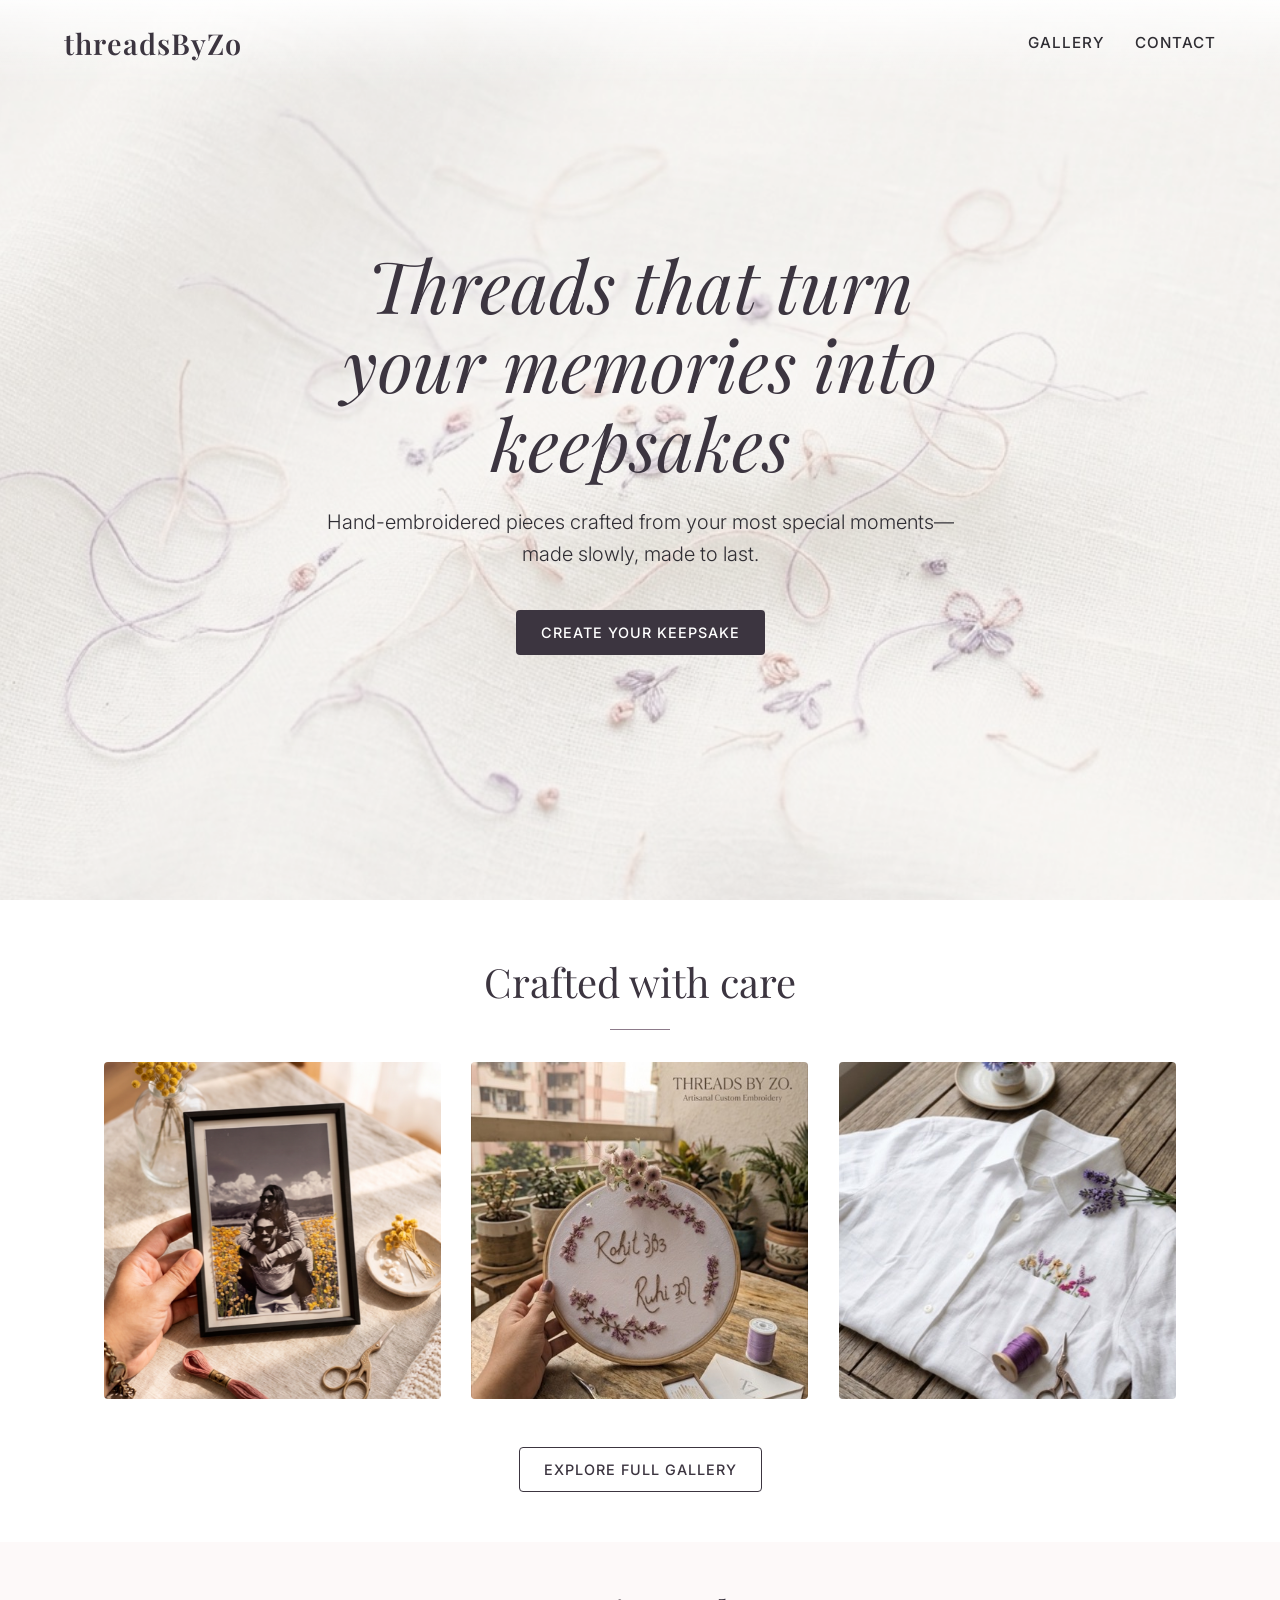
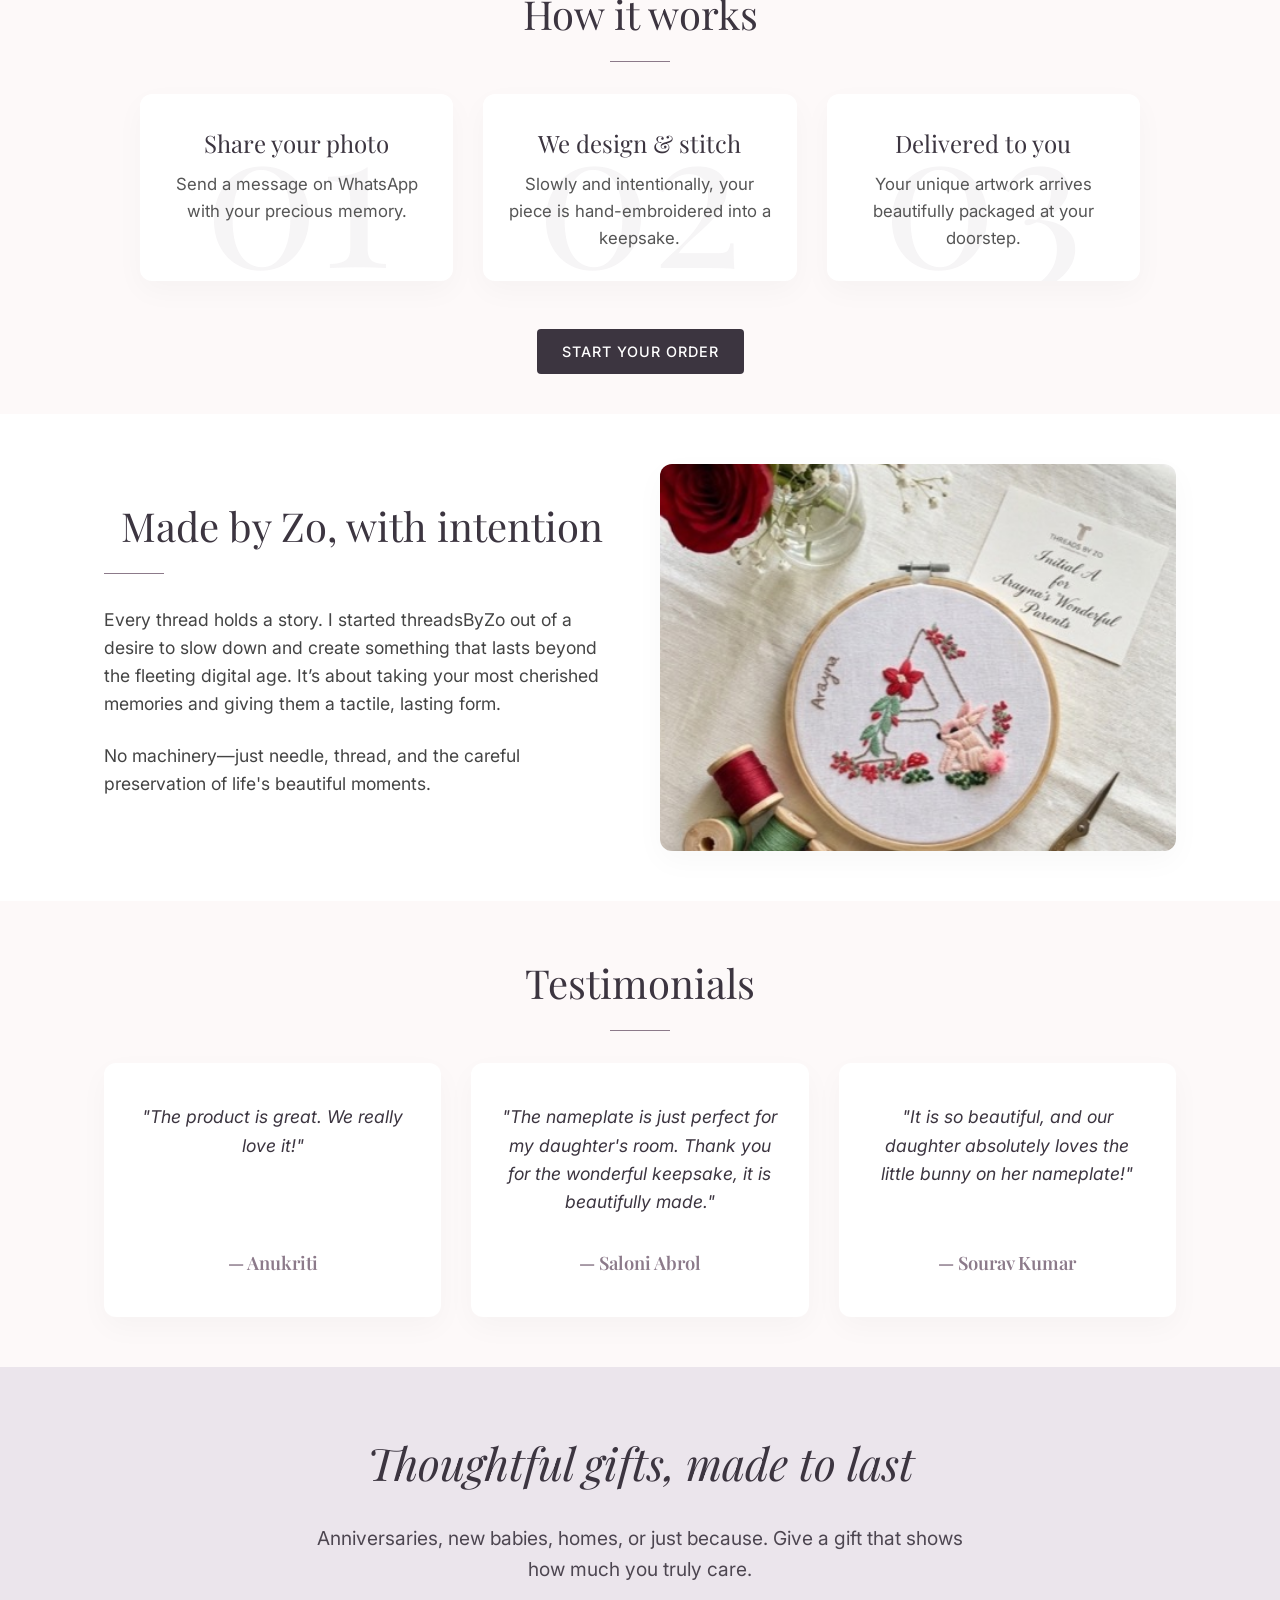
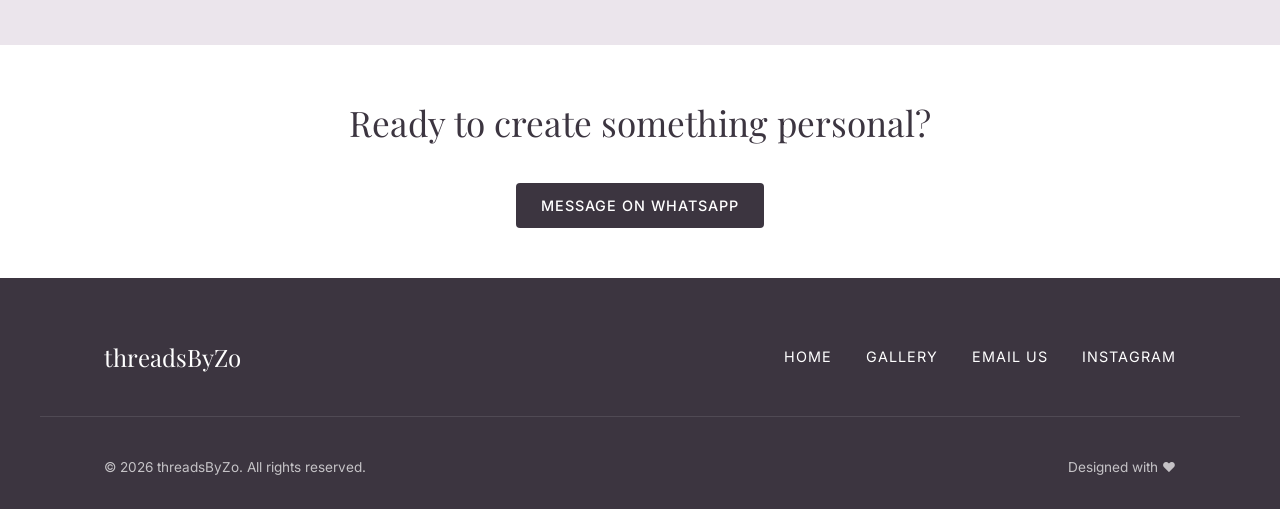
<file: index.html>
<!DOCTYPE html>
<html lang="en">
<head>
    <meta charset="UTF-8">
    <meta name="viewport" content="width=device-width, initial-scale=1.0">
    <meta name="keywords" content="hand-embroidered, keepsakes, custom embroidery, custom name keepsakes, nursery art, initial wreaths, threadedbyzoe, threadsbyzo">
    <meta name="author" content="ThreadedByZoe">
    <link rel="canonical" href="https://threadsbyzo.in/">
    <title>threadsByZo | Hand-embroidered Keepsakes</title>
    <meta name="description" content="Custom hand-embroidered keepsakes and personalized gifts. ThreadsByZo turns your memories into tactile art like initial wreaths, nursery art, and photo embroidery.">
    <meta property="og:title" content="threadsByZo | Custom Hand-embroidered Keepsakes & Gifts" />
    <meta property="og:description" content="Custom hand-embroidered keepsakes and personalized gifts. ThreadsByZo turns your memories into tactile art like initial wreaths, nursery art, and photo embroidery." />
    <meta property="og:image" content="https://threadsbyzo.in/assets/og_image.png">
    <meta property="og:url" content="https://threadsbyzo.in/">
    <meta property="og:type" content="website">
    <link rel="icon" type="image/png" href="assets/favicon.png">
    <link rel="preconnect" href="https://fonts.googleapis.com">
    <link rel="preconnect" href="https://fonts.gstatic.com" crossorigin>
    <link href="https://fonts.googleapis.com/css2?family=Inter:wght@300;400;500&family=Playfair+Display:ital,wght@0,400;0,600;1,400&display=swap" rel="stylesheet">
    <link rel="stylesheet" href="style.css">

    <!-- Google tag (gtag.js) -->
    <script async src="https://www.googletagmanager.com/gtag/js?id=G-EYJL3Q3Q33"></script>
    <script>
      window.dataLayer = window.dataLayer || [];
      function gtag(){dataLayer.push(arguments);}
      gtag('js', new Date());

      gtag('config', 'G-EYJL3Q3Q33');
    </script>

    <!-- Schema Markup (JSON-LD) for SEO & AEO -->
    <script type="application/ld+json">
    {
      "@context": "https://schema.org",
      "@type": "LocalBusiness",
      "name": "threadsByZo",
      "image": "https://threadsbyzo.in/assets/og_image.png",
      "description": "Premium hand-embroidered keepsakes, custom nursery art, photo embroidery, and initial wreaths crafted slowly and made to last.",
      "url": "https://threadsbyzo.in/",
      "telephone": "+919465664414",
      "sameAs": [
        "https://www.instagram.com/threads_by_zo"
      ],
      "founder": {
        "@type": "Person",
        "name": "Zo"
      }
    }
    </script>
</head>
<body>
    <nav class="navbar">
        <a href="/" class="logo">threadsByZo</a>
        <div class="nav-links">
            <a href="/products/">Gallery</a>
            <a href="https://wa.me/919465664414" target="_blank" rel="noopener">Contact</a>
        </div>
    </nav>

    <header class="hero" id="home">
        <div class="hero-bg" style="background-image: url('assets/hero_new.png')"></div>
        <div class="hero-overlay"></div>
        <div class="hero-content fade-in">
            <h1>Threads that turn your memories into keepsakes</h1>
            <p>Hand-embroidered pieces crafted from your most special moments—made slowly, made to last.</p>
            <a href="https://wa.me/919465664414?text=Hi%20Zo%2C%20I%E2%80%99d%20like%20to%20order%20a%20custom%20embroidery%20piece." class="btn btn-primary" target="_blank" rel="noopener" aria-label="Message us on WhatsApp to create your keepsake">
                Create Your Keepsake
            </a>
        </div>
    </header>

    <section class="featured padding-y" id="featured">
        <div class="container fade-in">
            <h2 class="section-title">Crafted with care</h2>
            <div class="grid-gallery" style="grid-template-columns: repeat(auto-fit, minmax(250px, 1fr)); gap: 30px;">
                <div class="product-item">
                    <div class="img-wrapper">
                        <img src="assets/photo_embroidery.jpg" alt="Custom photo embroidery keepsake art on physical picture" loading="lazy">
                    </div>
                </div>
                <div class="product-item">
                    <div class="img-wrapper">
                        <img src="assets/name_keepsake.jpg" alt="Personalized custom name embroidery hoop art" loading="lazy">
                    </div>
                </div>
                <div class="product-item">
                    <div class="img-wrapper">
                        <img src="assets/shirt_embroidery.jpg" alt="Custom floral hand-embroidery on linen shirt pocket" loading="lazy">
                    </div>
                </div>
            </div>
            <div class="center-btn">
                <a href="/products/" class="btn btn-secondary">Explore Full Gallery</a>
            </div>
        </div>
    </section>

    <section class="how-it-works padding-y-sm bg-beige" id="how-it-works">
        <div class="container fade-in">
            <h2 class="section-title">How it works</h2>
            <div class="workflow-timeline">
                <div class="timeline-step">
                    <div class="step-bg-num">01</div>
                    <div class="step-content">
                        <h3>Share your photo</h3>
                        <p>Send a message on WhatsApp with your precious memory.</p>
                    </div>
                </div>
                <div class="timeline-step">
                    <div class="step-bg-num">02</div>
                    <div class="step-content">
                        <h3>We design & stitch</h3>
                        <p>Slowly and intentionally, your piece is hand-embroidered into a keepsake.</p>
                    </div>
                </div>
                <div class="timeline-step">
                    <div class="step-bg-num">03</div>
                    <div class="step-content">
                        <h3>Delivered to you</h3>
                        <p>Your unique artwork arrives beautifully packaged at your doorstep.</p>
                    </div>
                </div>
            </div>
            <div class="center-btn">
                <a href="https://wa.me/919465664414?text=Hi%20Zo%2C%20I%E2%80%99d%20like%20to%20order%20a%20custom%20embroidery%20piece." class="btn btn-primary" target="_blank" rel="noopener" aria-label="Start your order on WhatsApp">Start Your Order</a>
            </div>
        </div>
    </section>

    <section class="about padding-y" id="about">
        <div class="container grid-2 fade-in">
            <div class="about-text">
                <h2 class="section-title text-left">Made by Zo, with intention</h2>
                <p>Every thread holds a story. I started threadsByZo out of a desire to slow down and create something that lasts beyond the fleeting digital age. It’s about taking your most cherished memories and giving them a tactile, lasting form.</p>
                <p>No machinery—just needle, thread, and the careful preservation of life's beautiful moments.</p>
            </div>
            <div class="about-image">
                <img src="assets/about_image.jpg" alt="Close-up detail of premium hand embroidery thread and stitching" loading="lazy">
            </div>
        </div>
    </section>

    <section class="testimonials padding-y bg-beige fade-in" id="testimonials">
        <div class="container">
            <h2 class="section-title">Testimonials</h2>
            <div class="grid-3">
                <div class="testimonial-card">
                    <p class="quote">"The product is great. We really love it!"</p>
                    <p class="author">— Anukriti</p>
                </div>
                <div class="testimonial-card">
                    <p class="quote">"The nameplate is just perfect for my daughter's room. Thank you for the wonderful keepsake, it is beautifully made."</p>
                    <p class="author">— Saloni Abrol</p>
                </div>
                <div class="testimonial-card">
                    <p class="quote">"It is so beautiful, and our daughter absolutely loves the little bunny on her nameplate!"</p>
                    <p class="author">— Sourav Kumar</p>
                </div>
            </div>
        </div>
    </section>

    <section class="gifting padding-y bg-sage fade-in" id="gifting">
        <div class="container center-text">
            <h2>Thoughtful gifts, made to last</h2>
            <p>Anniversaries, new babies, homes, or just because. Give a gift that shows how much you truly care.</p>
        </div>
    </section>

    <section class="final-cta padding-y fade-in" id="contact">
        <div class="container center-text">
            <h2>Ready to create something personal?</h2>
            <a href="https://wa.me/919465664414?text=Hi%20Zo%2C%20I%E2%80%99d%20like%20to%20order%20a%20custom%20embroidery%20piece." class="btn btn-primary" target="_blank" rel="noopener" aria-label="Message ThreadsByZo on WhatsApp">Message on WhatsApp</a>
        </div>
    </section>

    <footer class="footer">
        <div class="container footer-content">
            <div class="footer-logo">threadsByZo</div>
            <div class="footer-links">
                <a href="#home">Home</a>
                <a href="products.html">Gallery</a>
                <a href="mailto:threadedbyzo@gmail.com">Email Us</a>
                <a href="https://www.instagram.com/threads_by_zo?igsh=b2I1MGxpbTFzYXBn&utm_source=website" target="_blank" rel="noopener">Instagram</a>
            </div>
        </div>
        <div class="container footer-bottom">
            <p>&copy; 2026 threadsByZo. All rights reserved.</p>
            <p>Designed with ❤️</p>
        </div>
    </footer>

    <script src="script.js"></script>
</body>
</html>
</file>
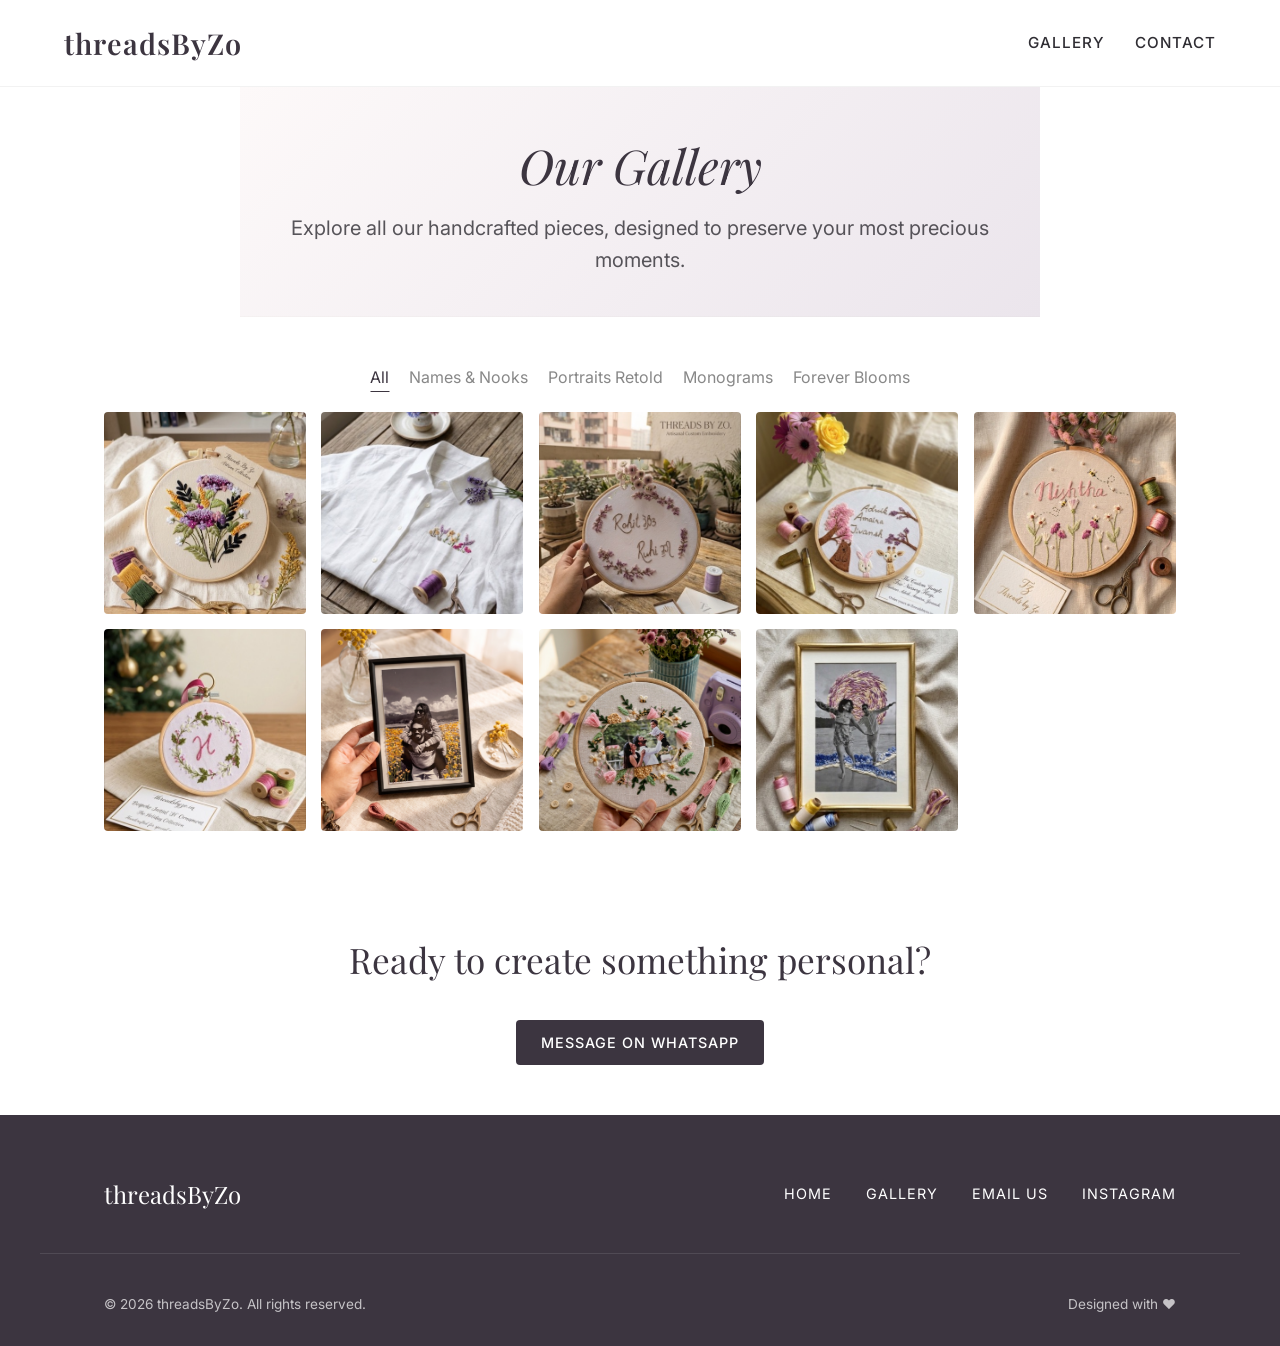
<file: products/index.html>
<!DOCTYPE html>
<html lang="en">
<head>
    <meta charset="UTF-8">
    <meta name="viewport" content="width=device-width, initial-scale=1.0">
    <meta name="keywords" content="hand-embroidered, keepsakes, custom embroidery, custom name keepsakes, nursery art, initial wreaths, threadedbyzoe, threadsbyzo">
    <meta name="author" content="ThreadedByZoe">
    <title>Our Gallery | threadsByZo</title>
    <meta name="description" content="Explore our full gallery of custom hand-embroidered keepsakes and personalized gifts.">
    <link rel="icon" type="image/png" href="../assets/favicon.png">
    <link rel="preconnect" href="https://fonts.googleapis.com">
    <link rel="preconnect" href="https://fonts.gstatic.com" crossorigin>
    <link href="https://fonts.googleapis.com/css2?family=Inter:wght@300;400;500&family=Playfair+Display:ital,wght@0,400;0,600;1,400&display=swap" rel="stylesheet">
    <link rel="stylesheet" href="../style.css">
</head>
<body>
    <nav class="navbar navbar-solid">
        <a href="/" class="logo">threadsByZo</a>
        <div class="nav-links">
            <a href="/products/">Gallery</a>
            <a href="https://wa.me/919465664414" target="_blank" rel="noopener">Contact</a>
        </div>
    </nav>

    <header class="page-header center-text">
        <div class="container fade-in">
            <h1>Our Gallery</h1>
            <p>Explore all our handcrafted pieces, designed to preserve your most precious moments.</p>
        </div>
    </header>

    <section class="featured padding-y" id="featured">
        <div class="container fade-in">
            
            <div class="category-tabs-wrapper">
                <div class="category-tabs">
                    <button class="tab-btn active" data-filter="all">All</button>
                    <button class="tab-btn" data-filter="home-decor">Names & Nooks</button>
                    <button class="tab-btn" data-filter="portraits">Portraits Retold</button>
                    <button class="tab-btn" data-filter="monograms">Monograms</button>
                    <button class="tab-btn" data-filter="blooms">Forever Blooms</button>
                </div>
            </div>

            <div class="grid-gallery" id="product-gallery">
                <div class="product-item" data-category="blooms">
                    <div class="img-wrapper">
                        <img src="../assets/floral_bouquet.jpg" alt="Custom hand-embroidered floral bouquet keepsake art" loading="lazy">
                    </div>
                </div>
                <div class="product-item" data-category="blooms">
                    <div class="img-wrapper">
                        <img src="../assets/shirt_embroidery.jpg" alt="Custom floral hand-embroidery on linen shirt pocket" loading="lazy">
                    </div>
                </div>
                <div class="product-item" data-category="home-decor">
                    <div class="img-wrapper">
                        <img src="../assets/name_keepsake.jpg" alt="Personalized custom name embroidery hoop art" loading="lazy">
                    </div>
                </div>
                <div class="product-item" data-category="home-decor">
                    <div class="img-wrapper">
                        <img src="../assets/nursery_art.jpg" alt="Baby nursery hand-embroidered wall art keepsake" loading="lazy">
                    </div>
                </div>
                <div class="product-item" data-category="home-decor">
                    <div class="img-wrapper">
                        <img src="../assets/nishtha_nursery.jpeg" alt="Nishtha personalized baby nursery embroidery art" loading="lazy">
                    </div>
                </div>
                <div class="product-item" data-category="monograms">
                    <div class="img-wrapper">
                        <img src="../assets/initial_wreath.jpg" alt="Custom hand-embroidered floral initial wreath" loading="lazy">
                    </div>
                </div>
                <div class="product-item" data-category="portraits">
                    <div class="img-wrapper">
                        <img src="../assets/photo_embroidery.jpg" alt="Custom photo embroidery keepsake art on physical picture" loading="lazy">
                    </div>
                </div>
                <div class="product-item" data-category="portraits">
                    <div class="img-wrapper">
                        <img src="../assets/family_portrait.jpg" alt="Hand-embroidered family portrait keepsake" loading="lazy">
                    </div>
                </div>
                <div class="product-item" data-category="portraits">
                    <div class="img-wrapper">
                        <img src="../assets/couple_portrait.jpg" alt="Hand-embroidered couple beach portrait keepsake" loading="lazy">
                    </div>
                </div>
            </div>
        </div>
    </section>

    <section class="final-cta padding-y fade-in" id="contact">
        <div class="container center-text">
            <h2>Ready to create something personal?</h2>
            <a href="https://wa.me/919465664414?text=Hi%20Zo%2C%20I%E2%80%99d%20like%20to%20order%20a%20custom%20embroidery%20piece." class="btn btn-primary" target="_blank" rel="noopener" aria-label="Message ThreadsByZo on WhatsApp">Message on WhatsApp</a>
        </div>
    </section>

    <footer class="footer">
        <div class="container footer-content">
            <div class="footer-logo">threadsByZo</div>
            <div class="footer-links">
                <a href="/">Home</a>
                <a href="/products/">Gallery</a>
                <a href="mailto:threadedbyzo@gmail.com">Email Us</a>
                <a href="https://www.instagram.com/threads_by_zo" target="_blank" rel="noopener">Instagram</a>
            </div>
        </div>
        <div class="container footer-bottom">
            <p>&copy; 2026 threadsByZo. All rights reserved.</p>
            <p>Designed with ❤️</p>
        </div>
    </footer>

    <script src="../script.js"></script>
</body>
</html>
</file>
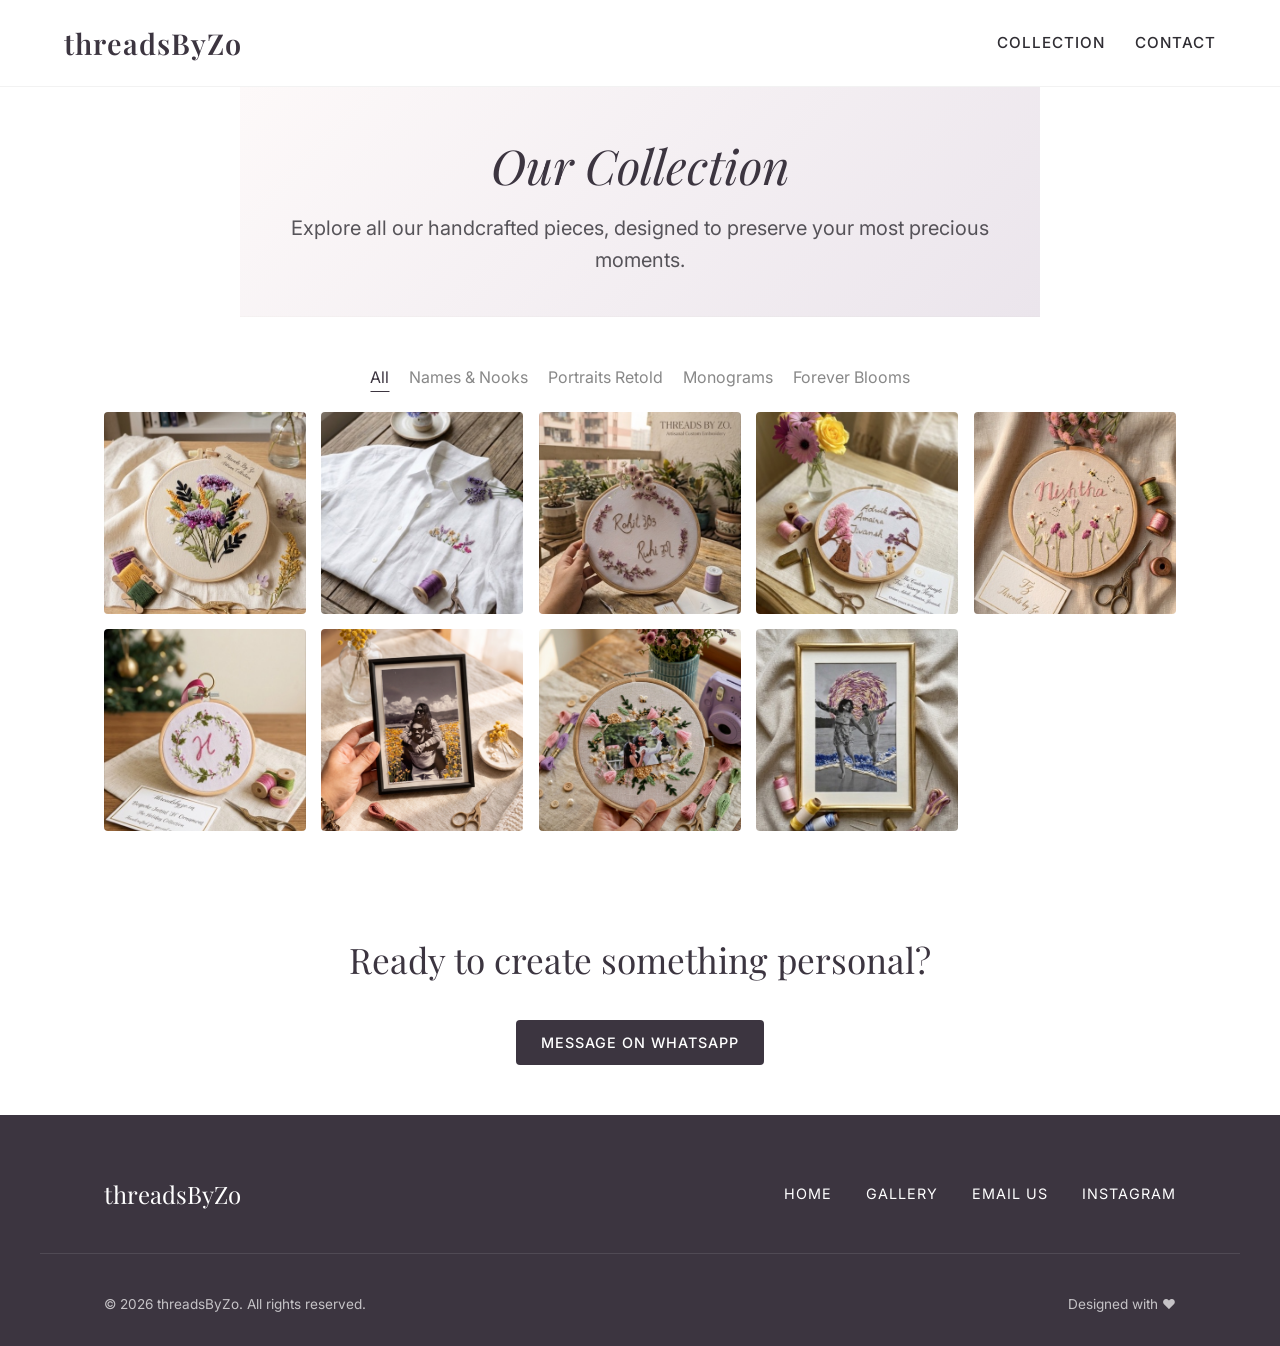
<file: products.html>
<!DOCTYPE html>
<html lang="en">
<head>
    <meta charset="UTF-8">
    <meta name="viewport" content="width=device-width, initial-scale=1.0">
    <meta name="keywords" content="hand-embroidered, keepsakes, custom embroidery, custom name keepsakes, nursery art, initial wreaths, threadedbyzoe, threadsbyzo">
    <meta name="author" content="ThreadedByZoe">
    <title>Our Collection | threadsByZo</title>
    <meta name="description" content="Explore our full collection of custom hand-embroidered keepsakes and personalized gifts.">
    <link rel="icon" type="image/png" href="assets/favicon.png">
    <link rel="preconnect" href="https://fonts.googleapis.com">
    <link rel="preconnect" href="https://fonts.gstatic.com" crossorigin>
    <link href="https://fonts.googleapis.com/css2?family=Inter:wght@300;400;500&family=Playfair+Display:ital,wght@0,400;0,600;1,400&display=swap" rel="stylesheet">
    <link rel="stylesheet" href="style.css">
</head>
<body>
    <nav class="navbar navbar-solid">
        <a href="index.html" class="logo">threadsByZo</a>
        <div class="nav-links">
            <a href="products.html">Collection</a>
            <a href="https://wa.me/919465664414" target="_blank" rel="noopener">Contact</a>
        </div>
    </nav>

    <header class="page-header center-text">
        <div class="container fade-in">
            <h1>Our Collection</h1>
            <p>Explore all our handcrafted pieces, designed to preserve your most precious moments.</p>
        </div>
    </header>

    <section class="featured padding-y" id="featured">
        <div class="container fade-in">
            
            <div class="category-tabs">
                <button class="tab-btn active" data-filter="all">All</button>
                <button class="tab-btn" data-filter="home-decor">Names & Nooks</button>
                <button class="tab-btn" data-filter="portraits">Portraits Retold</button>
                <button class="tab-btn" data-filter="monograms">Monograms</button>
                <button class="tab-btn" data-filter="blooms">Forever Blooms</button>
            </div>

            <div class="grid-gallery" id="product-gallery">
                <div class="product-item" data-category="blooms">
                    <div class="img-wrapper">
                        <img src="assets/floral_bouquet.jpg" alt="Custom hand-embroidered floral bouquet keepsake art" loading="lazy">
                    </div>
                </div>
                <div class="product-item" data-category="blooms">
                    <div class="img-wrapper">
                        <img src="assets/shirt_embroidery.jpg" alt="Custom floral hand-embroidery on linen shirt pocket" loading="lazy">
                    </div>
                </div>
                <div class="product-item" data-category="home-decor">
                    <div class="img-wrapper">
                        <img src="assets/name_keepsake.jpg" alt="Personalized custom name embroidery hoop art" loading="lazy">
                    </div>
                </div>
                <div class="product-item" data-category="home-decor">
                    <div class="img-wrapper">
                        <img src="assets/nursery_art.jpg" alt="Baby nursery hand-embroidered wall art keepsake" loading="lazy">
                    </div>
                </div>
                <div class="product-item" data-category="home-decor">
                    <div class="img-wrapper">
                        <img src="assets/nishtha_nursery.jpeg" alt="Nishtha personalized baby nursery embroidery art" loading="lazy">
                    </div>
                </div>
                <div class="product-item" data-category="monograms">
                    <div class="img-wrapper">
                        <img src="assets/initial_wreath.jpg" alt="Custom hand-embroidered floral initial wreath" loading="lazy">
                    </div>
                </div>
                <div class="product-item" data-category="portraits">
                    <div class="img-wrapper">
                        <img src="assets/photo_embroidery.jpg" alt="Custom photo embroidery keepsake art on physical picture" loading="lazy">
                    </div>
                </div>
                <div class="product-item" data-category="portraits">
                    <div class="img-wrapper">
                        <img src="assets/family_portrait.jpg" alt="Hand-embroidered family portrait keepsake" loading="lazy">
                    </div>
                </div>
                <div class="product-item" data-category="portraits">
                    <div class="img-wrapper">
                        <img src="assets/couple_portrait.jpg" alt="Hand-embroidered couple beach portrait keepsake" loading="lazy">
                    </div>
                </div>
            </div>
        </div>
    </section>

    <section class="final-cta padding-y fade-in" id="contact">
        <div class="container center-text">
            <h2>Ready to create something personal?</h2>
            <a href="https://wa.me/919465664414?text=Hi%20Zo%2C%20I%E2%80%99d%20like%20to%20order%20a%20custom%20embroidery%20piece." class="btn btn-primary" target="_blank" rel="noopener" aria-label="Message ThreadsByZo on WhatsApp">Message on WhatsApp</a>
        </div>
    </section>

    <footer class="footer">
        <div class="container footer-content">
            <div class="footer-logo">threadsByZo</div>
            <div class="footer-links">
                <a href="index.html">Home</a>
                <a href="products.html">Gallery</a>
                <a href="mailto:threadedbyzo@gmail.com">Email Us</a>
                <a href="https://www.instagram.com/threads_by_zo" target="_blank" rel="noopener">Instagram</a>
            </div>
        </div>
        <div class="container footer-bottom">
            <p>&copy; 2026 threadsByZo. All rights reserved.</p>
            <p>Designed with ❤️</p>
        </div>
    </footer>

    <script src="script.js"></script>
</body>
</html>
</file>
<file: style.css>
:root {
    --beige: #FDF9F9;
    --sage: #EBE5EC;
    --brown: #3C3540;
    --white: #FFFFFF;
    --black: #2F2D33;
    --accent: #8C7A8A;
    
    --font-heading: 'Playfair Display', serif;
    --font-body: 'Inter', sans-serif;
    
    --transition: all 0.4s cubic-bezier(0.25, 0.8, 0.25, 1);
}

* {
    margin: 0;
    padding: 0;
    box-sizing: border-box;
}

html {
    scroll-behavior: smooth;
    font-size: 16px;
}

body {
    font-family: var(--font-body);
    color: var(--black);
    background-color: var(--white);
    line-height: 1.6;
    overflow-x: hidden;
}

h1, h2, h3, h4, h5, h6, .logo {
    font-family: var(--font-heading);
    color: var(--brown);
    font-weight: 400;
}

a {
    text-decoration: none;
    color: inherit;
    transition: var(--transition);
}

img {
    max-width: 100%;
    height: auto;
    display: block;
}

/* Utilities */
.container {
    max-width: 1200px;
    margin: 0 auto;
    padding: 0 5%;
}

.padding-y {
    padding: 50px 0;
}

.padding-y-sm {
    padding: 40px 0;
}

.bg-beige {
    background-color: var(--beige);
}

.bg-sage {
    background-color: var(--sage);
    color: var(--brown);
}

.bg-sage h2 {
    color: var(--brown);
}

.text-left {
    text-align: left;
}

.center-text {
    text-align: center;
    max-width: 800px;
    margin: 0 auto;
}

.section-title {
    text-align: center;
    font-size: 2.5rem;
    margin-bottom: 2rem;
    position: relative;
    padding-bottom: 1rem;
}

.section-title::after {
    content: '';
    position: absolute;
    bottom: 0;
    left: 50%;
    transform: translateX(-50%);
    width: 60px;
    height: 1px;
    background-color: var(--accent);
}

.section-title.text-left::after {
    left: 0;
    transform: none;
}

/* Buttons */
.btn {
    display: inline-block;
    padding: 10px 24px;
    font-family: var(--font-body);
    font-size: 0.9rem;
    font-weight: 500;
    text-transform: uppercase;
    letter-spacing: 1px;
    border-radius: 4px;
    cursor: pointer;
    border: 1px solid transparent;
}

.btn-primary {
    background-color: var(--brown);
    color: var(--white);
}

.btn-primary:hover {
    background-color: var(--accent);
    color: var(--white);
    border-color: var(--accent);
}

.btn-secondary {
    background-color: transparent;
    color: var(--brown);
    border: 1px solid var(--brown);
}

.btn-secondary:hover {
    background-color: var(--accent);
    color: var(--white);
    border-color: var(--accent);
}

/* Navbar */
.navbar {
    position: absolute;
    top: 0;
    left: 0;
    width: 100%;
    padding: 20px 5%;
    z-index: 100;
    display: flex;
    justify-content: space-between;
    align-items: center;
    background: linear-gradient(to bottom, rgba(255,255,255,0.9), transparent);
}

.navbar-solid {
    position: sticky;
    top: 0;
    z-index: 100;
    background: var(--white);
    border-bottom: 1px solid rgba(0,0,0,0.05);
}

.navbar .logo {
    font-size: 1.8rem;
    letter-spacing: 1px;
    font-weight: 600;
}

.nav-links {
    display: flex;
    gap: 30px;
    align-items: center;
}

.nav-links a {
    font-size: 0.95rem;
    text-transform: uppercase;
    letter-spacing: 1px;
    font-weight: 500;
}

.nav-links a:hover {
    color: var(--accent);
}

/* Hero */
.hero {
    position: relative;
    height: 100vh;
    min-height: 600px;
    display: flex;
    align-items: center;
    justify-content: center;
    text-align: center;
    overflow: hidden;
}

.hero-bg {
    position: absolute;
    top: 0;
    left: 0;
    width: 100%;
    height: 100%;
    background-size: cover;
    background-position: center;
    z-index: -2;
    transform: scale(1.05); /* slightly scaled for entry animation potential */
}

.hero-overlay {
    position: absolute;
    top: 0;
    left: 0;
    width: 100%;
    height: 100%;
    background-color: rgba(245, 237, 228, 0.4); /* beige wash */
    z-index: -1;
}

.hero-content {
    max-width: 800px;
    padding: 0 5%;
}

.hero h1 {
    font-size: 4.5rem;
    line-height: 1.1;
    margin-bottom: 1.5rem;
    font-style: italic;
    text-shadow: 0 2px 15px rgba(255,255,255,0.8);
}

.hero p {
    font-size: 1.25rem;
    margin-bottom: 2.5rem;
    color: var(--black);
    font-weight: 300;
}

/* Page Header */
.page-header {
    background: linear-gradient(135deg, var(--beige) 0%, var(--sage) 100%);
    padding: 40px 0;
    border-bottom: 1px solid rgba(0,0,0,0.03);
}

.page-header h1 {
    font-size: 3rem;
    font-style: italic;
    margin-bottom: 0.5rem;
    color: var(--brown);
}

.page-header p {
    font-size: 1.25rem;
    color: var(--black);
    opacity: 0.8;
}

/* Grid Layouts */
.grid-4 {
    display: grid;
    grid-template-columns: repeat(auto-fit, minmax(240px, 1fr));
    gap: 30px;
}

.grid-3 {
    display: grid;
    grid-template-columns: repeat(auto-fit, minmax(300px, 1fr));
    gap: 40px;
}

.grid-2 {
    display: grid;
    grid-template-columns: 1fr 1fr;
    gap: 40px;
    align-items: center;
}

/* Featured Section & Categories */
.category-tabs {
    display: flex;
    justify-content: center;
    gap: 20px;
    flex-wrap: wrap;
    margin-bottom: 20px;
}

.tab-btn {
    background: transparent;
    border: none;
    font-family: var(--font-body);
    font-size: 1rem;
    color: #888;
    cursor: pointer;
    padding-bottom: 5px;
    position: relative;
    transition: var(--transition);
}

.tab-btn::after {
    content: '';
    position: absolute;
    bottom: 0;
    left: 50%;
    transform: translateX(-50%);
    width: 0;
    height: 1px;
    background-color: var(--brown);
    transition: var(--transition);
}

.tab-btn.active, .tab-btn:hover {
    color: var(--brown);
}

.tab-btn.active::after, .tab-btn:hover::after {
    width: 100%;
}

.grid-gallery {
    display: grid;
    grid-template-columns: repeat(auto-fill, minmax(200px, 1fr));
    gap: 15px;
}

.product-item {
    transition: var(--transition);
    animation: fadeIn 0.5s ease forwards;
}

.product-item.hidden {
    display: none;
}

.product-item .img-wrapper {
    position: relative;
    overflow: hidden;
    border-radius: 4px;
    aspect-ratio: 1 / 1;
    background-color: #f7f7f7;
}

.product-item img {
    width: 100%;
    height: 100%;
    object-fit: cover;
    transition: transform 0.8s ease;
}

.product-item:hover img {
    transform: scale(1.08); /* Removed over-blurring and text overlay effects */
}

@keyframes fadeIn {
    from { opacity: 0; transform: scale(0.95); }
    to { opacity: 1; transform: scale(1); }
}

/* How It Works - Elegant Timeline */
.workflow-timeline {
    display: grid;
    grid-template-columns: repeat(auto-fit, minmax(280px, 1fr));
    gap: 30px;
    max-width: 1000px;
    margin: 0 auto;
}

.timeline-step {
    position: relative;
    background-color: var(--white);
    padding: 30px 20px;
    border-radius: 12px;
    display: flex;
    flex-direction: column;
    align-items: center;
    text-align: center;
    box-shadow: 0 10px 30px rgba(0, 0, 0, 0.03);
    transition: var(--transition);
    overflow: hidden;
}

.timeline-step:hover {
    transform: translateY(-8px);
    box-shadow: 0 15px 40px rgba(0, 0, 0, 0.06);
}

.step-content {
    position: relative;
    z-index: 2;
}

.step-bg-num {
    position: absolute;
    top: 50%;
    left: 50%;
    transform: translate(-50%, -50%);
    font-family: var(--font-heading);
    font-size: 12rem;
    line-height: 1;
    color: var(--accent);
    opacity: 0.08;
    z-index: 1;
    pointer-events: none;
    transition: var(--transition);
}

.timeline-step:hover .step-bg-num {
    transform: translate(-50%, -50%) scale(1.05);
    color: var(--brown);
    opacity: 0.12;
}

.timeline-step h3 {
    font-size: 1.5rem;
    margin-bottom: 0.5rem;
}

.timeline-step p {
    font-size: 1.05rem;
    color: #555;
    max-width: 500px;
}

.center-btn {
    text-align: center;
    margin-top: 3rem;
}

/* About Section */
.about-text p {
    margin-bottom: 1.5rem;
    font-size: 1.1rem;
    color: #444;
}

.about-image {
    border-radius: 12px;
    overflow: hidden;
    box-shadow: 0 10px 30px rgba(0,0,0,0.03);
    aspect-ratio: 4 / 3;
}

.about-image img {
    width: 100%;
    height: 100%;
    object-fit: cover;
    object-position: center;
}

/* Testimonials Section */
.testimonials .grid-3 {
    gap: 30px;
}

.testimonial-card {
    background-color: var(--white);
    padding: 40px 30px;
    border-radius: 12px;
    box-shadow: 0 10px 30px rgba(0, 0, 0, 0.03);
    text-align: center;
    display: flex;
    flex-direction: column;
    justify-content: space-between;
    transition: var(--transition);
    height: 100%;
}

.testimonial-card:hover {
    transform: translateY(-5px);
    box-shadow: 0 15px 40px rgba(0, 0, 0, 0.06);
}

.testimonial-card .quote {
    font-size: 1.1rem;
    font-style: italic;
    color: var(--brown);
    margin-bottom: 2rem;
    line-height: 1.6;
}

.testimonial-card .author {
    font-family: var(--font-heading);
    font-size: 1.15rem;
    color: var(--accent);
    font-weight: 600;
}

/* Gifting Section */
.gifting {
    padding: 60px 5%;
}

.gifting h2 {
    font-size: 2.8rem;
    margin-bottom: 1.5rem;
    font-style: italic;
}

.gifting p {
    font-size: 1.2rem;
    opacity: 0.9;
}

/* Final CTA */
.final-cta h2 {
    font-size: 2.2rem;
    margin-bottom: 2rem;
}

/* Footer */
.footer {
    background-color: var(--brown);
    color: var(--white);
    padding: 60px 0 30px;
}

.footer-content {
    display: flex;
    justify-content: space-between;
    align-items: center;
    margin-bottom: 40px;
    border-bottom: 1px solid rgba(255,255,255,0.1);
    padding-bottom: 40px;
}

.footer-logo {
    font-family: var(--font-heading);
    font-size: 1.5rem;
}

.footer-links a {
    margin-left: 30px;
    font-size: 0.9rem;
    text-transform: uppercase;
    letter-spacing: 1px;
}

.footer-links a:hover {
    color: var(--sage);
}

.footer-bottom {
    display: flex;
    justify-content: space-between;
    font-size: 0.85rem;
    opacity: 0.7;
}

/* Animations */
.fade-in {
    opacity: 0;
    transform: translateY(30px);
    transition: opacity 0.8s ease-out, transform 0.8s ease-out;
}

.fade-in.appear {
    opacity: 1;
    transform: translateY(0);
}

/* Responsive */
@media (max-width: 900px) {
    .grid-2 {
        grid-template-columns: 1fr;
        gap: 40px;
    }
    
    .hero h1 {
        font-size: 3.5rem;
    }
    
    .section-title {
        font-size: 2rem;
    }
}

@media (max-width: 600px) {
    .navbar {
        flex-direction: column;
        justify-content: center;
        align-items: center;
        padding: 12px 5%;
        height: auto;
        gap: 8px;
    }
    
    .navbar .logo {
        font-size: 1.6rem;
    }
    
    .nav-links {
        gap: 25px;
        justify-content: center;
        width: 100%;
    }
    
    .nav-links a {
        font-size: 0.95rem;
    }

    .hero {
        min-height: 360px;
        height: auto;
        padding-bottom: 60px;
        align-items: flex-start;
        padding-top: 130px;
    }

    .featured {
        padding-top: 10px;
    }

    .category-tabs-wrapper {
        position: sticky;
        top: 95px; /* Safely clears the compact stacked header */
        z-index: 90;
        background-color: rgba(251, 248, 241, 0.98);
        box-shadow: 0 -30px 0 0 rgba(251, 248, 241, 0.98);
        border-bottom: 1px solid rgba(0,0,0,0.05);
        
        /* Break out of container padding */
        margin-left: -5.5vw;
        margin-right: -5.5vw;
        padding-left: 5.5vw;
        padding-right: 5.5vw;
    }

    .category-tabs {
        /* Edge-to-edge horizontal scrolling */
        justify-content: flex-start;
        flex-wrap: nowrap;
        overflow-x: auto;
        -webkit-overflow-scrolling: touch;
        scrollbar-width: none;
        
        padding: 15px 0;
        padding-right: 40px; /* Space to scroll past the fade */
        gap: 24px;
        margin-bottom: 0;
        
        /* Fade out right edge */
        mask-image: linear-gradient(to right, black 85%, transparent 100%);
        -webkit-mask-image: linear-gradient(to right, black 85%, transparent 100%);
    }
    
    .category-tabs::-webkit-scrollbar {
        display: none;
    }
    
    .tab-btn {
        white-space: nowrap;
        flex-shrink: 0;
        font-size: 0.95rem; /* Slightly smaller on mobile to fit more */
    }

    .grid-gallery {
        grid-template-columns: repeat(2, 1fr);
        gap: 10px;
    }

    .hero h1 {
        font-size: 2.5rem;
    }
    
    .hero p {
        font-size: 1rem;
    }
    
    .timeline-step {
        padding: 30px 20px;
    }
    
    .step-bg-num {
        font-size: 8rem;
    }

    .gifting h2 {
        font-size: 2.2rem;
    }
    
    .footer {
        padding: 40px 0 20px;
    }
    
    .footer-content {
        flex-direction: column;
        align-items: flex-start;
        gap: 30px;
        text-align: left;
    }
    
    .footer-links {
        display: flex;
        flex-direction: column;
        align-items: flex-start;
        gap: 15px;
    }
    
    .footer-links a {
        margin: 0;
        font-size: 1.1rem;
    }
    
    .footer-bottom {
        flex-direction: column;
        align-items: flex-start;
        text-align: left;
        gap: 5px;
        margin-top: 20px;
        padding-top: 20px;
        border-top: 1px solid rgba(255,255,255,0.1);
        width: 100%;
    }
}
</file>
